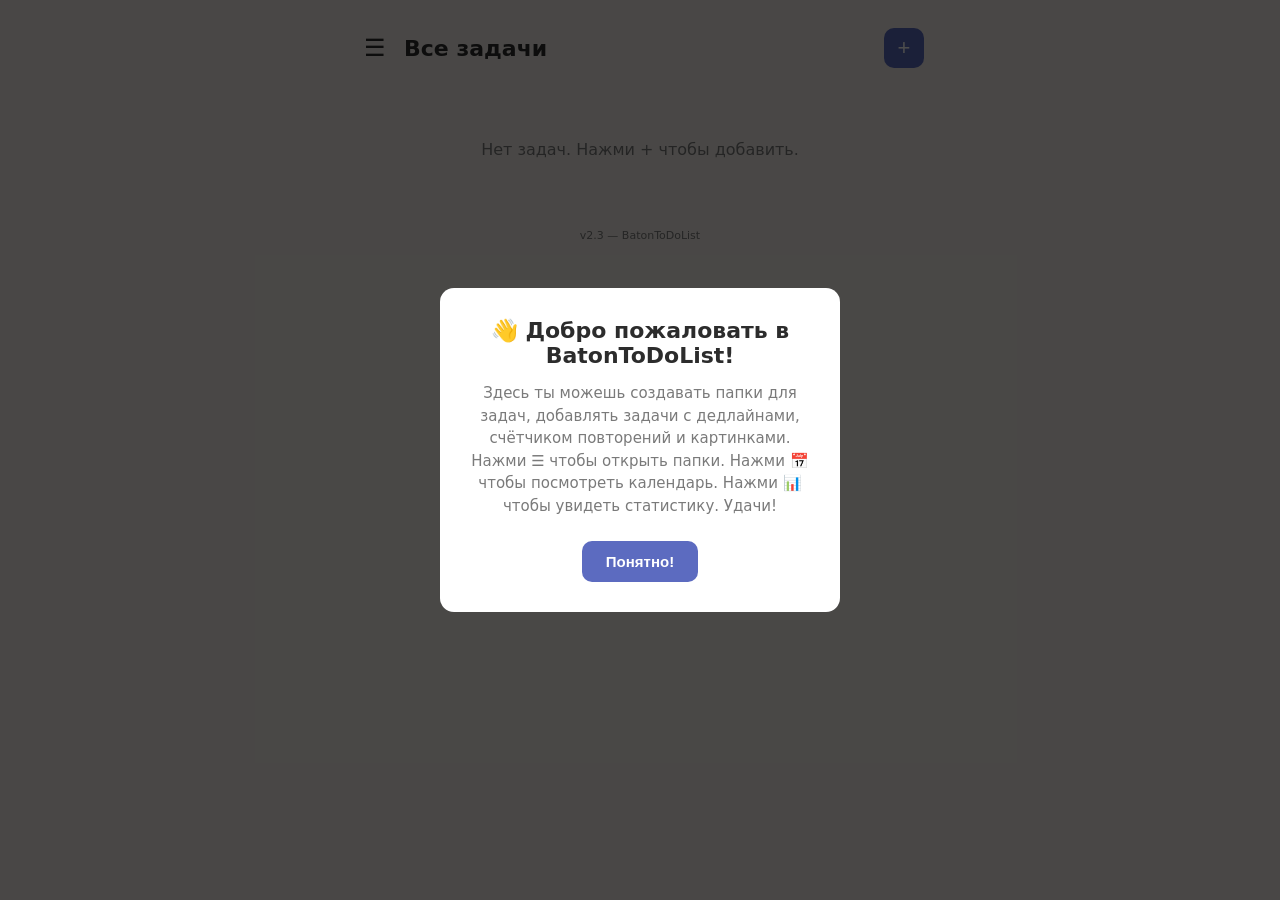
<file: index.html>
<!DOCTYPE html>
<html lang="ru">
<head>
    <link rel="icon" href="1000050539.png">
    <link rel="apple-touch-icon" href="1000050539.png">
    <meta charset="UTF-8">
    <meta name="viewport" content="width=device-width, initial-scale=1.0, user-scalable=no">
    <title>BatonToDoList v2.3</title>
    <link rel="manifest" href="manifest.json">
    <meta name="mobile-web-app-capable" content="yes">
    <meta name="apple-mobile-web-app-capable" content="yes">
    <meta name="theme-color" content="#e94560">
    <link rel="stylesheet" href="style.css">
</head>
<body class="light">

    <div id="onboarding" class="onboarding hidden">
        <div class="onboarding-content">
            <h2>👋 Добро пожаловать!</h2>
            <p>Это твой список задач. Создавай папки, добавляй задачи, ставь дедлайны и отслеживай прогресс.</p>
            <button class="btn" id="onboardingBtn">Понятно!</button>
        </div>
    </div>

    <div id="app">
        <div class="header">
            <button class="hamburger" id="hamburgerBtn">☰</button>
            <h2 id="currentFolderName">Все задачи</h2>
            <button class="btn-icon" id="addTaskBtn">+</button>
        </div>
        <div class="sidebar-overlay" id="sidebarOverlay"></div>
        <div class="sidebar" id="sidebar">
            <div class="sidebar-header">
                <h3>📁 Папки</h3>
                <button class="btn-icon" id="addFolderBtn">+</button>
            </div>
            <div class="folder-list" id="folderList"></div>
            <div class="sidebar-footer">
                <button class="btn-sm" id="calendarBtn">📅 Календарь</button>
                <button class="btn-sm" id="statsBtn">📊 Статистика</button>
                <button class="btn-sm" id="installBtn">📲 Установить приложение</button>
                <button class="btn-sm" id="supportBtn">💬 Поддержка</button>
                <button class="btn-sm" id="settingsBtn">⚙️ Настройки</button>
            </div>
        </div>
        <div class="task-list" id="taskList"></div>
    </div>

    <div class="modal" id="taskModal">
        <div class="modal-content">
            <h3 id="modalTitle">Новая задача</h3>
            <input type="text" id="taskNameInput" placeholder="Название задачи">
            <label id="labelDeadline">📅 Дедлайн: <input type="datetime-local" id="taskDeadline"></label>
            <div class="preview-deadline" id="previewDeadline"></div>
            <label id="labelReminder">🔔 Напомнить:
                <select id="taskReminder">
                    <option value="0">Не напоминать</option>
                    <option value="1">За 1 час</option>
                    <option value="3">За 3 часа</option>
                    <option value="6">За 6 часов</option>
                    <option value="12">За 12 часов</option>
                    <option value="24">За 1 день</option>
                    <option value="48">За 2 дня</option>
                </select>
            </label>
            <label id="labelColor">🎨 Цвет: <input type="color" id="taskColor" value="#e94560"><span class="color-preview" id="colorPreview" style="background:#e94560"></span></label>
            <label id="labelRepeat">🔢 Количество раз: <input type="number" id="taskRepeat" value="1" min="1" max="99"></label>
            <label id="labelImage">🖼 Картинка: <input type="file" id="taskImage" accept="image/*"></label>
            <img id="imagePreview" class="image-preview" style="display:none;">
            <div class="modal-buttons">
                <button class="btn" id="saveTaskBtn">Сохранить</button>
                <button class="btn btn-cancel" id="cancelTaskBtn">Отмена</button>
            </div>
        </div>
    </div>

    <div class="modal" id="folderModal">
        <div class="modal-content">
            <h3 id="folderModalTitle">Новая папка</h3>
            <input type="text" id="folderNameInput" placeholder="Название папки">
            <label>🎨 Цвет: <input type="color" id="folderColor" value="#4a90d9"></label>
            <div class="modal-buttons">
                <button class="btn" id="saveFolderBtn">Сохранить</button>
                <button class="btn btn-cancel" id="cancelFolderBtn">Отмена</button>
            </div>
        </div>
    </div>

    <div class="fullscreen" id="calendarScreen">
        <div class="calendar-header">
            <button class="btn-icon" id="calPrev">←</button>
            <h3 id="calMonthYear"></h3>
            <button class="btn-icon" id="calNext">→</button>
        </div>
        <div class="calendar-grid" id="calendarGrid"></div>
        <div id="calendarTaskList"></div>
        <button class="btn" id="closeCalendarBtn">Закрыть</button>
    </div>

    <div class="fullscreen" id="statsScreen">
        <h3>📊 Статистика</h3>
        <canvas id="statsChart" width="220" height="220"></canvas>
        <div class="stats-legend">
            <span class="stat-done">✅ Сделано: <span id="statDone">0</span></span>
            <span class="stat-active">📋 Активно: <span id="statActive">0</span></span>
            <span class="stat-overdue">⏰ Просрочено: <span id="statOverdue">0</span></span>
        </div>
        <button class="btn" id="closeStatsBtn">Закрыть</button>
    </div>

    <div class="fullscreen" id="settingsScreen">
        <h3>⚙️ Настройки</h3>
        <label>Тема: <select id="themeSelect"><option value="light">Светлая</option><option value="dark">Тёмная</option></select></label>
        <label>Язык: <select id="langSelect"><option value="ru">Русский</option><option value="en">English</option></select></label>
        <button class="btn" id="resetOnboardingBtn">Пройти обучение заново</button>
        <button class="btn" id="closeSettingsBtn">Закрыть</button>
    </div>

    <div class="version">v2.3 — BatonToDoList</div>

    <script src="lang.js"></script>
    <script src="script.js"></script>
    <script>
        if ('serviceWorker' in navigator) navigator.serviceWorker.register('sw.js');

        (function() {
            const installBtn = document.getElementById('installBtn');
            if (!installBtn) return;

            let deferredPrompt;

            if (localStorage.getItem('pwa-todo-installed') === '1' ||
                window.matchMedia('(display-mode: standalone)').matches) {
                installBtn.style.display = 'none';
                return;
            }

            window.addEventListener('beforeinstallprompt', (e) => {
                e.preventDefault();
                deferredPrompt = e;
                installBtn.style.display = '';
            });

            installBtn.addEventListener('click', () => {
                if (deferredPrompt) {
                    deferredPrompt.prompt();
                    deferredPrompt.userChoice.then((result) => {
                        if (result.outcome === 'accepted') {
                            localStorage.setItem('pwa-todo-installed', '1');
                            installBtn.style.display = 'none';
                        }
                    });
                } else {
                    alert('Нажми ⋮ (меню) → «Добавить на главный экран»');
                }
            });

            setTimeout(() => {
                if (!deferredPrompt && installBtn.style.display !== 'none' &&
                    localStorage.getItem('pwa-todo-installed') !== '1') {
                    installBtn.style.display = '';
                }
            }, 5000);
        })();
    </script>
</body>
</html>
</file>
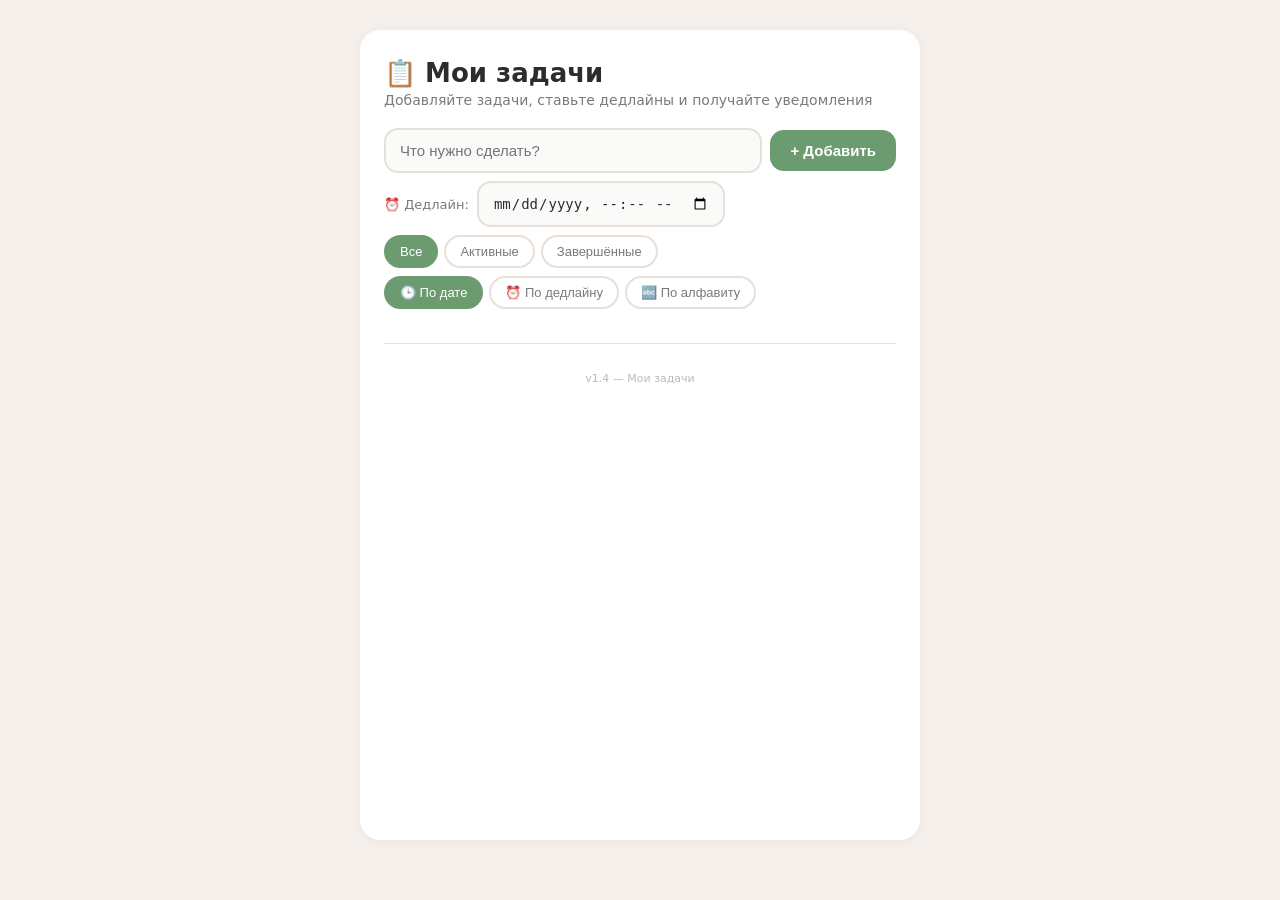
<file: BatonToDoList_.html>
<!DOCTYPE html>
<html lang="ru">
<head>
    <meta charset="UTF-8">
    <meta name="viewport" content="width=device-width, initial-scale=1.0">
    <title>Мои задачи</title>
    <style>
        :root {
            --bg: #f5f0eb;
            --card: #ffffff;
            --text: #2c2c2c;
            --text-secondary: #7a7a7a;
            --green: #6b9b6f;
            --green-light: #e8f3e9;
            --red: #d97474;
            --red-light: #fdeaea;
            --orange: #e0a05a;
            --orange-light: #fdf4e8;
            --border: #e8e0d8;
            --shadow: 0 2px 12px rgba(0,0,0,0.05);
            --radius: 14px;
            --transition: 0.25s ease;
        }
        * { margin: 0; padding: 0; box-sizing: border-box; }
        body {
            font-family: 'Segoe UI', system-ui, -apple-system, sans-serif;
            background: var(--bg);
            display: flex;
            justify-content: center;
            padding: 30px 16px 60px;
            min-height: 100vh;
            color: var(--text);
        }
        .container {
            background: var(--card);
            border-radius: 20px;
            padding: 28px 24px;
            width: 100%;
            max-width: 560px;
            box-shadow: var(--shadow);
        }
        h1 {
            font-size: 26px;
            font-weight: 700;
            margin-bottom: 4px;
            display: flex;
            align-items: center;
            gap: 10px;
        }
        .subtitle {
            color: var(--text-secondary);
            font-size: 14px;
            margin-bottom: 20px;
        }

        /* Поле ввода */
        .add-section {
            display: flex;
            flex-direction: column;
            gap: 8px;
            margin-bottom: 8px;
        }
        .add-row {
            display: flex;
            gap: 8px;
            align-items: center;
        }
        .add-row label {
            font-size: 13px;
            color: var(--text-secondary);
            white-space: nowrap;
            min-width: fit-content;
        }
        .add-row input[type="text"] {
            flex: 1;
            padding: 12px 14px;
            border: 2px solid var(--border);
            border-radius: var(--radius);
            font-size: 15px;
            outline: none;
            transition: var(--transition);
            background: #fafaf8;
        }
        .add-row input[type="text"]:focus {
            border-color: var(--green);
            background: #fff;
        }
        .add-row input[type="datetime-local"] {
            padding: 12px 14px;
            border: 2px solid var(--border);
            border-radius: var(--radius);
            font-size: 14px;
            outline: none;
            color: var(--text);
            background: #fafaf8;
            cursor: pointer;
            transition: var(--transition);
            min-width: 170px;
        }
        .add-row input[type="datetime-local"]:focus {
            border-color: var(--green);
            background: #fff;
        }
        .btn-add {
            padding: 12px 20px;
            background: var(--green);
            color: white;
            border: none;
            border-radius: var(--radius);
            font-size: 15px;
            font-weight: 600;
            cursor: pointer;
            transition: var(--transition);
            white-space: nowrap;
        }
        .btn-add:hover {
            background: #5a8a5e;
            transform: translateY(-1px);
        }
        .btn-add:active {
            transform: scale(0.97);
        }

        /* Панель сортировки и фильтров */
        .controls {
            display: flex;
            flex-wrap: wrap;
            gap: 8px;
            margin-bottom: 16px;
            align-items: center;
            justify-content: space-between;
        }
        .filters {
            display: flex;
            gap: 6px;
        }
        .filters button, .sort-btn {
            padding: 7px 14px;
            border: 2px solid var(--border);
            background: white;
            border-radius: 20px;
            cursor: pointer;
            font-size: 13px;
            font-weight: 500;
            transition: var(--transition);
            color: var(--text-secondary);
        }
        .filters button.active, .sort-btn.active {
            background: var(--green);
            color: white;
            border-color: var(--green);
        }
        .sort-group {
            display: flex;
            gap: 6px;
        }

        /* Список задач */
        .tasks-list {
            list-style: none;
            display: flex;
            flex-direction: column;
            gap: 8px;
        }
        .tasks-list li {
            display: flex;
            align-items: center;
            gap: 10px;
            padding: 14px;
            background: #fafaf8;
            border-radius: var(--radius);
            border: 1px solid transparent;
            transition: var(--transition);
            animation: slideIn 0.25s ease;
        }
        @keyframes slideIn {
            from { opacity: 0; transform: translateY(-8px); }
            to { opacity: 1; transform: translateY(0); }
        }
        .tasks-list li:hover {
            border-color: var(--border);
            background: #fff;
        }
        .tasks-list li.completed .task-text {
            text-decoration: line-through;
            color: #b0b0b0;
        }
        .tasks-list li.overdue {
            border-left: 4px solid var(--red);
            background: var(--red-light);
        }
        .tasks-list li.due-soon {
            border-left: 4px solid var(--orange);
            background: var(--orange-light);
        }
        .task-checkbox {
            width: 20px;
            height: 20px;
            cursor: pointer;
            accent-color: var(--green);
            flex-shrink: 0;
        }
        .task-content {
            flex: 1;
            min-width: 0;
        }
        .task-text {
            font-size: 15px;
            word-break: break-word;
            display: block;
        }
        .task-deadline {
            font-size: 12px;
            margin-top: 3px;
            display: flex;
            align-items: center;
            gap: 4px;
        }
        .task-deadline.overdue-text {
            color: var(--red);
            font-weight: 600;
        }
        .task-deadline.normal {
            color: var(--text-secondary);
        }
        .task-deadline.soon-text {
            color: var(--orange);
            font-weight: 500;
        }
        .delete-btn {
            background: none;
            border: none;
            font-size: 18px;
            cursor: pointer;
            color: #c0b8b0;
            padding: 4px 6px;
            border-radius: 8px;
            transition: var(--transition);
            flex-shrink: 0;
            line-height: 1;
        }
        .delete-btn:hover {
            color: var(--red);
            background: var(--red-light);
        }

        /* Пустое состояние */
        .empty-state {
            text-align: center;
            padding: 40px 20px;
            color: var(--text-secondary);
        }
        .empty-state .icon {
            font-size: 48px;
            margin-bottom: 12px;
        }
        .empty-state p {
            font-size: 15px;
            line-height: 1.5;
        }

        /* Счётчик */
        .counter {
            text-align: center;
            color: var(--text-secondary);
            font-size: 13px;
            margin-top: 18px;
            padding-top: 12px;
            border-top: 1px solid var(--border);
        }
        .counter .overdue-count {
            color: var(--red);
            font-weight: 600;
        }

        /* Версия */
        .version {
            text-align: center;
            color: #c0b8b0;
            font-size: 11px;
            margin-top: 16px;
        }

        /* Адаптив */
        @media (max-width: 500px) {
            .add-row {
                flex-direction: column;
                align-items: stretch;
            }
            .add-row label {
                margin-bottom: -4px;
            }
            .controls {
                flex-direction: column;
                align-items: stretch;
            }
            .filters, .sort-group {
                justify-content: center;
            }
        }
    </style>
</head>
<body>
    <div class="container">
        <h1>📋 Мои задачи</h1>
        <p class="subtitle">Добавляйте задачи, ставьте дедлайны и получайте уведомления</p>
        
        <!-- Добавление задачи -->
        <div class="add-section">
            <div class="add-row">
                <input type="text" id="taskInput" placeholder="Что нужно сделать?" maxlength="200">
                <button class="btn-add" onclick="addTask()">+ Добавить</button>
            </div>
            <div class="add-row">
                <label for="deadlineInput">⏰ Дедлайн:</label>
                <input type="datetime-local" id="deadlineInput">
            </div>
        </div>
        
        <!-- Фильтры и сортировка -->
        <div class="controls">
            <div class="filters">
                <button class="active" onclick="setFilter('all')">Все</button>
                <button onclick="setFilter('active')">Активные</button>
                <button onclick="setFilter('completed')">Завершённые</button>
            </div>
            <div class="sort-group">
                <button class="sort-btn active" onclick="setSort('date')">🕒 По дате</button>
                <button class="sort-btn" onclick="setSort('deadline')">⏰ По дедлайну</button>
                <button class="sort-btn" onclick="setSort('alpha')">🔤 По алфавиту</button>
            </div>
        </div>
        
        <!-- Список -->
        <ul class="tasks-list" id="tasksList"></ul>
        
        <!-- Счётчик -->
        <div class="counter" id="counter"></div>

        <!-- Версия -->
        <div class="version">v1.4 — Мои задачи</div>
    </div>

    <script>
        let tasks = JSON.parse(localStorage.getItem('myTasksV2')) || [];
        let currentFilter = 'all';
        let currentSort = 'date';
        let notificationTimers = {};

        function saveTasks() {
            localStorage.setItem('myTasksV2', JSON.stringify(tasks));
            rescheduleAllNotifications();
        }

        function requestNotificationPermission() {
            if ('Notification' in window && Notification.permission === 'default') {
                Notification.requestPermission();
            }
        }

        requestNotificationPermission();

        function scheduleNotification(task) {
            cancelNotification(task.id);
            
            if (!task.deadline || task.completed) return;
            
            const deadlineTime = new Date(task.deadline).getTime();
            const now = Date.now();
            const delay = deadlineTime - now;
            
            if (delay <= 0) return;
            
            notificationTimers[task.id] = setTimeout(() => {
                showNotification(task);
            }, delay);
        }

        function cancelNotification(taskId) {
            if (notificationTimers[taskId]) {
                clearTimeout(notificationTimers[taskId]);
                delete notificationTimers[taskId];
            }
        }

        function showNotification(task) {
            if ('Notification' in window && Notification.permission === 'granted') {
                const notification = new Notification('⏰ Дедлайн!', {
                    body: task.text,
                    icon: 'https://cdn-icons-png.flaticon.com/128/1827/1827343.png',
                    badge: 'https://cdn-icons-png.flaticon.com/128/1827/1827343.png',
                    tag: `task-${task.id}`,
                    requireInteraction: true,
                    vibrate: [200, 100, 200]
                });
                
                notification.onclick = function() {
                    window.focus();
                    notification.close();
                };
            }
            
            try {
                const audioCtx = new (window.AudioContext || window.webkitAudioContext)();
                const oscillator = audioCtx.createOscillator();
                const gainNode = audioCtx.createGain();
                
                oscillator.connect(gainNode);
                gainNode.connect(audioCtx.destination);
                
                oscillator.type = 'sine';
                oscillator.frequency.setValueAtTime(800, audioCtx.currentTime);
                gainNode.gain.setValueAtTime(0.3, audioCtx.currentTime);
                gainNode.gain.exponentialRampToValueAtTime(0.01, audioCtx.currentTime + 1);
                
                oscillator.start(audioCtx.currentTime);
                oscillator.stop(audioCtx.currentTime + 1);
            } catch(e) {}
            
            delete notificationTimers[task.id];
        }

        function rescheduleAllNotifications() {
            Object.keys(notificationTimers).forEach(id => {
                clearTimeout(notificationTimers[id]);
            });
            notificationTimers = {};
            
            tasks.forEach(task => {
                if (!task.completed && task.deadline) {
                    scheduleNotification(task);
                }
            });
        }

        function addTask() {
            const input = document.getElementById('taskInput');
            const deadlineInput = document.getElementById('deadlineInput');
            const text = input.value.trim();
            
            if (text === '') return;
            
            requestNotificationPermission();
            
            const newTask = {
                id: Date.now(),
                text: text,
                completed: false,
                deadline: deadlineInput.value || null,
                createdAt: new Date().toISOString()
            };
            
            tasks.push(newTask);
            
            input.value = '';
            deadlineInput.value = '';
            saveTasks();
            renderTasks();
            
            if (newTask.deadline) {
                scheduleNotification(newTask);
            }
            
            input.focus();
        }

        function deleteTask(id) {
            cancelNotification(id);
            tasks = tasks.filter(task => task.id !== id);
            saveTasks();
            renderTasks();
        }

        function toggleTask(id) {
            const task = tasks.find(task => task.id === id);
            if (task) {
                task.completed = !task.completed;
                if (task.completed) {
                    cancelNotification(id);
                } else {
                    scheduleNotification(task);
                }
                saveTasks();
                renderTasks();
            }
        }

        function setFilter(filter) {
            currentFilter = filter;
            document.querySelectorAll('.filters button').forEach(btn => {
                btn.classList.remove('active');
                if ((filter === 'all' && btn.textContent === 'Все') ||
                    (filter === 'active' && btn.textContent === 'Активные') ||
                    (filter === 'completed' && btn.textContent === 'Завершённые')) {
                    btn.classList.add('active');
                }
            });
            renderTasks();
        }

        function setSort(sort) {
            currentSort = sort;
            document.querySelectorAll('.sort-btn').forEach(btn => btn.classList.remove('active'));
            const activeBtn = document.querySelector(`.sort-btn[onclick="setSort('${sort}')"]`);
            if (activeBtn) activeBtn.classList.add('active');
            renderTasks();
        }

        function getDeadlineStatus(deadline) {
            if (!deadline) return 'none';
            const now = new Date();
            const dl = new Date(deadline);
            const diffMs = dl - now;
            const diffHours = diffMs / (1000 * 60 * 60);
            
            if (diffMs < 0) return 'overdue';
            if (diffHours <= 24) return 'soon';
            return 'normal';
        }

        function formatDeadline(deadline) {
            if (!deadline) return '';
            const dl = new Date(deadline);
            const now = new Date();
            const diffMs = dl - now;
            const diffHours = Math.round(diffMs / (1000 * 60 * 60));
            const diffDays = Math.floor(diffHours / 24);
            
            const options = { 
                day: 'numeric', 
                month: 'short', 
                hour: '2-digit', 
                minute: '2-digit' 
            };
            
            if (dl.getFullYear() !== now.getFullYear()) {
                options.year = 'numeric';
            }
            
            const formatted = dl.toLocaleDateString('ru-RU', options);
            
            if (diffMs < 0) {
                if (diffDays === 0) return `⚠️ Просрочено (сегодня)`;
                return `⚠️ Просрочено (${Math.abs(diffDays)} дн. назад)`;
            }
            if (diffHours <= 24) {
                if (diffHours <= 1) return `⏰ Через ${Math.round(diffMs / 60000)} мин.`;
                return `⏰ Через ${diffHours} ч.`;
            }
            if (diffDays <= 3) return `📅 ${formatted} (через ${diffDays} дн.)`;
            return `📅 ${formatted}`;
        }

        function renderTasks() {
            const list = document.getElementById('tasksList');
            const counter = document.getElementById('counter');
            
            let filtered = tasks;
            if (currentFilter === 'active') filtered = tasks.filter(t => !t.completed);
            if (currentFilter === 'completed') filtered = tasks.filter(t => t.completed);
            
            if (currentSort === 'date') {
                filtered.sort((a, b) => b.id - a.id);
            } else if (currentSort === 'deadline') {
                filtered.sort((a, b) => {
                    if (!a.deadline && !b.deadline) return b.id - a.id;
                    if (!a.deadline) return 1;
                    if (!b.deadline) return -1;
                    return new Date(a.deadline) - new Date(b.deadline);
                });
            } else if (currentSort === 'alpha') {
                filtered.sort((a, b) => a.text.localeCompare(b.text, 'ru'));
            }
            
            if (filtered.length === 0) {
                const messages = {
                    'all': ['📝', 'У вас пока нет задач', 'Добавьте первую задачу выше'],
                    'active': ['✅', 'Все задачи выполнены!', 'Отличная работа!'],
                    'completed': ['📦', 'Нет завершённых задач', 'Отмечайте задачи галочкой']
                };
                const [icon, title, subtitle] = messages[currentFilter];
                list.innerHTML = `
                    <div class="empty-state">
                        <div class="icon">${icon}</div>
                        <p><strong>${title}</strong><br>${subtitle}</p>
                    </div>`;
            } else {
                list.innerHTML = filtered.map(task => {
                    const status = getDeadlineStatus(task.deadline);
                    let rowClass = '';
                    if (task.completed) rowClass = 'completed';
                    else if (status === 'overdue') rowClass = 'overdue';
                    else if (status === 'soon') rowClass = 'due-soon';
                    
                    let deadlineClass = 'normal';
                    if (status === 'overdue') deadlineClass = 'overdue-text';
                    else if (status === 'soon') deadlineClass = 'soon-text';
                    
                    return `
                        <li class="${rowClass}">
                            <input type="checkbox" cla
</file>
<file: style.css>
* { margin: 0; padding: 0; box-sizing: border-box; }

:root {
    --bg: #f5f0eb; --card: #ffffff; --text: #2c2c2c; --text-secondary: #7a7a7a;
    --accent: #5c6bc0; --green: #6b9b6f; --red: #d97474; --orange: #e0a05a;
    --border: #e0d8d0; --radius: 14px;
}

body.dark {
    --bg: #1a1a2e; --card: #16213e; --text: #ffffff; --text-secondary: #b0b0b0;
    --accent: #e94560; --green: #4caf84; --red: #e94560; --orange: #e09540;
    --border: #2a2a4e;
}

body {
    font-family: 'Segoe UI', system-ui, sans-serif;
    background: var(--bg); color: var(--text); min-height: 100vh;
    transition: background 0.3s, color 0.3s; padding: 16px; max-width: 600px; margin: 0 auto;
}

.onboarding {
    position: fixed; top: 0; left: 0; width: 100%; height: 100%;
    background: rgba(0,0,0,0.7); display: flex; align-items: center; justify-content: center;
    z-index: 1000;
}
.onboarding.hidden { display: none; }
.onboarding-content {
    background: var(--card); border-radius: var(--radius); padding: 30px;
    max-width: 400px; text-align: center; color: var(--text);
}
.onboarding-content h2 { margin-bottom: 14px; font-size: 22px; }
.onboarding-content p { margin-bottom: 24px; color: var(--text-secondary); font-size: 15px; line-height: 1.5; }

.header {
    display: flex; align-items: center; gap: 10px; margin-bottom: 20px;
    position: sticky; top: 0; z-index: 100; background: var(--bg); padding: 10px 0;
}
.header h2 { flex: 1; font-size: 22px; }
.hamburger { font-size: 24px; background: none; border: none; color: var(--text); cursor: pointer; padding: 8px; }

.sidebar-overlay {
    position: fixed; top: 0; left: 0; width: 100%; height: 100%;
    background: rgba(0,0,0,0.5); z-index: 200; display: none;
}
.sidebar-overlay.active { display: block; }
.sidebar {
    position: fixed; top: 0; left: -280px; width: 260px; height: 100%;
    background: var(--card); z-index: 300; transition: left 0.3s; padding: 20px;
    display: flex; flex-direction: column; gap: 12px;
}
.sidebar.active { left: 0; }
.sidebar-header { display: flex; justify-content: space-between; align-items: center; }
.folder-list { flex: 1; overflow-y: auto; display: flex; flex-direction: column; gap: 6px; }
.folder-item {
    padding: 12px 14px; border-radius: 10px; cursor: pointer;
    font-size: 16px; color: var(--text); display: flex; align-items: center; gap: 10px;
}
.folder-item:hover { background: var(--border); }
.folder-item.active { background: var(--accent); color: white; }
.folder-color { width: 14px; height: 14px; border-radius: 50%; flex-shrink: 0; }
.settings-screen .btn { 
    margin-top: 20px !important; 
    display: block !important; 
    width: 100% !important; 
    padding: 14px !important; 
}
.settings-screen .btn + .btn { 
    margin-top: 14px !important; 
}
#calendarTaskList .btn { 
    margin-top: 20px !important; 
    width: 100% !important; 
    padding: 14px !important; 
}

.sidebar-footer { 
    display: grid; 
    grid-template-columns: 1fr 1fr; 
    gap: 10px; 
    margin-top: 20px; 
}
.sidebar-footer .btn-sm { 
    padding: 14px 6px; 
    background: var(--card); 
    color: var(--text);
    border: 1px solid var(--border); 
    border-radius: 8px; 
    cursor: pointer;
    font-size: 13px; 
    text-align: center;
    width: 100%;
    margin: 0;
}
.btn-sm:hover { background: var(--accent); color: white; border-color: var(--accent); }

.task-list { display: flex; flex-direction: column; gap: 10px; }
.task-item {
    background: var(--card); border-radius: var(--radius); padding: 16px;
    border: 1px solid var(--border); display: flex; align-items: center; gap: 12px;
}
.task-item.completed .task-name { text-decoration: line-through; color: var(--text-secondary); }
.task-checkbox { width: 24px; height: 24px; accent-color: var(--green); flex-shrink: 0; cursor: pointer; }
.task-info { flex: 1; min-width: 0; }
.task-name { font-size: 16px; font-weight: 500; word-break: break-word; }
.task-meta { font-size: 13px; color: var(--text-secondary); margin-top: 4px; }
.task-image { max-width: 80px; max-height: 60px; border-radius: 8px; margin-top: 6px; }
.task-progress { height: 6px; background: var(--border); border-radius: 3px; margin-top: 6px; }
.task-progress-bar { height: 100%; border-radius: 3px; }
.task-delete { background: none; border: none; color: var(--red); cursor: pointer; font-size: 20px; padding: 6px; flex-shrink: 0; }

.btn {
    padding: 12px 24px; background: var(--accent); color: white; border: none;
    border-radius: 10px; cursor: pointer; font-weight: 600; font-size: 15px;
}
.btn-cancel { background: var(--text-secondary); }
.btn-icon {
    width: 40px; height: 40px; border-radius: 10px; border: none;
    background: var(--accent); color: white; font-size: 22px; cursor: pointer;
    display: flex; align-items: center; justify-content: center; flex-shrink: 0;
}

.modal {
    position: fixed; top: 0; left: 0; width: 100%; height: 100%;
    background: rgba(0,0,0,0.7); display: none; align-items: center; justify-content: center;
    z-index: 900; padding: 20px;
}
.modal.active { display: flex; }
.modal-content {
    background: var(--card); border-radius: var(--radius); padding: 24px;
    width: 100%; max-width: 420px; color: var(--text);
    display: flex; flex-direction: column; gap: 14px;
}
.modal-content input, .modal-content select {
    padding: 12px; border-radius: 8px; border: 1px solid var(--border);
    background: var(--bg); color: var(--text); font-family: inherit; font-size: 15px;
}
.modal-content label { display: flex; align-items: center; gap: 8px; font-size: 14px; flex-wrap: wrap; }
.modal-buttons { display: flex; gap: 10px; justify-content: flex-end; }
.color-preview { width: 24px; height: 24px; border-radius: 6px; display: inline-block; }
.image-preview { max-width: 100%; max-height: 150px; border-radius: 10px; }
.preview-deadline { font-size: 13px; color: var(--text-secondary); }

.fullscreen {
    position: fixed; top: 0; left: 0; width: 100%; height: 100%;
    background: var(--bg); display: none; flex-direction: column;
    padding: 20px; z-index: 800; overflow-y: auto;
}
.fullscreen.active { display: flex; }
.calendar-header { display: flex; justify-content: space-between; align-items: center; margin-bottom: 16px; }
.calendar-grid { display: grid; grid-template-columns: repeat(7, 1fr); gap: 4px; margin-bottom: 20px; }
.calendar-cell {
    aspect-ratio: 1; display: flex; align-items: center; justify-content: center;
    border-radius: 10px; font-size: 15px; cursor: pointer;
    background: var(--card); color: var(--text);
}
.calendar-cell.has-task { border: 2px solid var(--accent); }
.calendar-cell.today { background: var(--accent); color: white; }
.calendar-cell.selected { box-shadow: 0 0 0 3px var(--orange); }

#calendarTaskList { margin-top: 24px; }
#calendarTaskList .task-item { margin-bottom: 12px; }
#calendarTaskList .btn { margin-top: 20px; width: 100%; padding: 14px; }

.stats-legend { display: flex; gap: 20px; font-size: 14px; margin: 20px 0; }
.version { text-align: center; color: var(--text-secondary); font-size: 11px; margin-top: 30px; }

.settings-screen label { margin-bottom: 24px; display: block; font-size: 16px; }
.settings-screen select { margin-top: 10px; margin-bottom: 20px; display: block; width: 100%; padding: 10px; }
.settings-screen .btn { margin-top: 20px; display: block; width: 100%; padding: 14px; }
.settings-screen .btn + .btn { margin-top: 14px; }
.settings-screen .btn { 
    margin-top: 20px !important; 
    display: block !important; 
    width: 100% !important; 
    padding: 14px !important; 
}
.settings-screen .btn + .btn { 
    margin-top: 14px !important; 
}
#calendarTaskList .btn { 
    margin-top: 20px !important; 
    width: 100% !important; 
    padding: 14px !important; 
}
.fullscreen .btn {
    display: block;
    width: 100%;
    margin-bottom: 16px;
}
</file>
